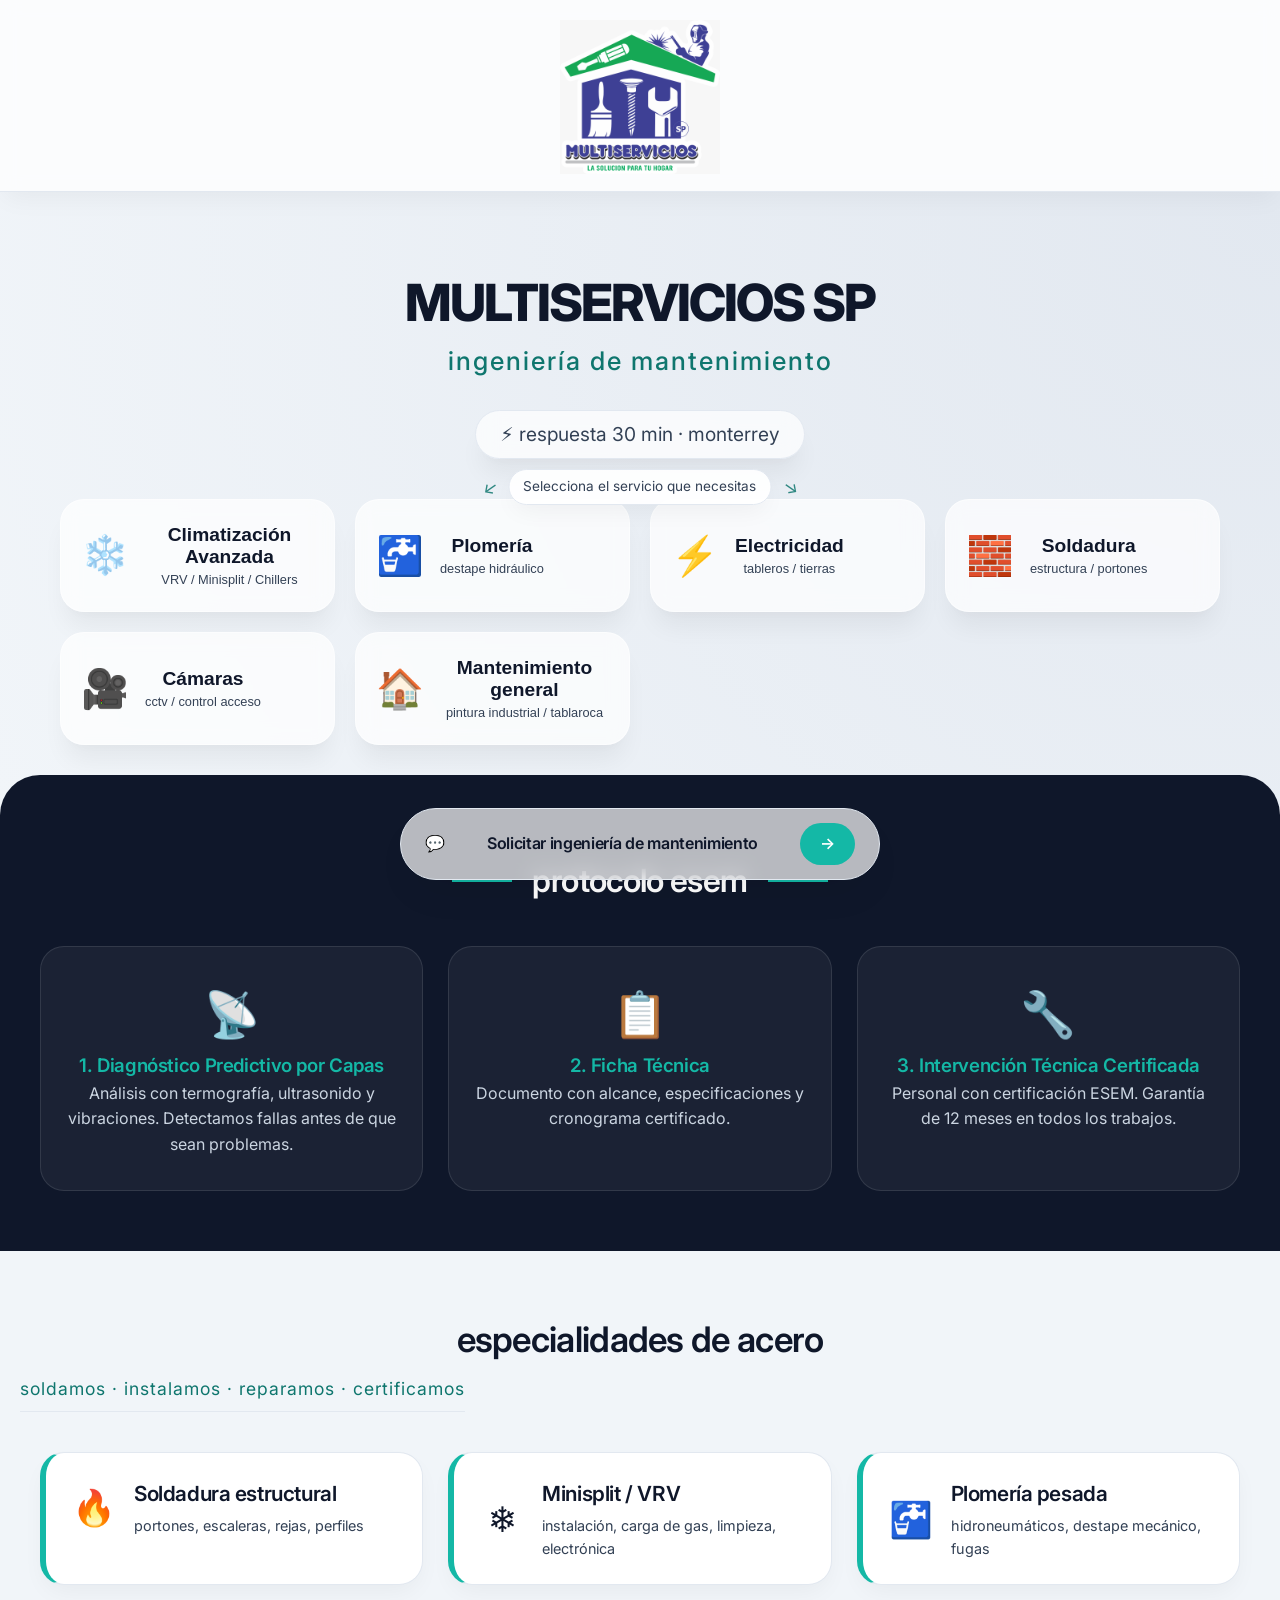
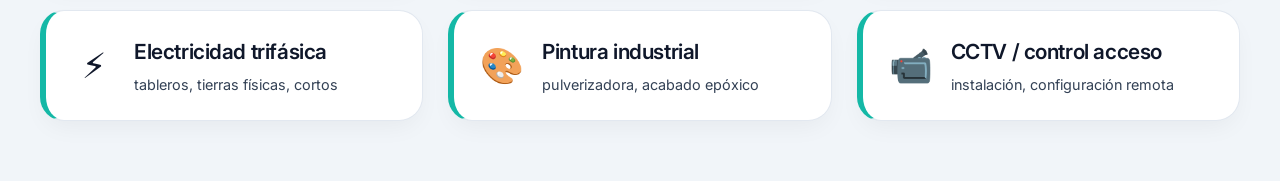
<file: index.html>
<!DOCTYPE html>
<html lang="es">
<head>
  <meta charset="UTF-8">
  <meta name="viewport" content="width=device-width, initial-scale=1.0, maximum-scale=1.0, user-scalable=yes">
  <title>Multiservicios SP · ingeniería de mantenimiento</title>
  <link rel="preconnect" href="https://fonts.googleapis.com">
  <link rel="preconnect" href="https://fonts.gstatic.com" crossorigin>
  <link href="https://fonts.googleapis.com/css2?family=Inter:opsz,wght@14..32,300;14..32,500;14..32,600;14..32,700&display=swap" rel="stylesheet">
  <link rel="stylesheet" href="https://cdnjs.cloudflare.com/ajax/libs/font-awesome/6.4.0/css/all.min.css">
  <link rel="stylesheet" href="assets/css/global.css">
  <link rel="stylesheet" href="assets/css/index.css">
</head>
<body>
  <header class="header">
    <img src="assets/img/logo-multiservicios-sp.png" alt="Multiservicios SP" class="logo" onerror="this.style.display='none'; this.nextElementSibling.style.display='inline';" />
    <span style="display:none; font-size:2rem; color:var(--accent-light);">⚙️SP</span>
  </header>

  <section class="hero">
    <h1>MULTISERVICIOS SP<br><span>ingeniería de mantenimiento</span></h1>
    <div class="hero-pill-wrap">
      <p>⚡ respuesta 30 min · monterrey</p>
      <div class="hero-guide">Selecciona el servicio que necesitas</div>
    </div>
    <div class="services-grid">
      <button class="service-btn" onclick="openModal('climatizacion')"><span class="service-icon">❄️</span><div>Climatización Avanzada <small>VRV / Minisplit / Chillers</small></div></button>
      <button class="service-btn" onclick="openModal('plomeria')"><span class="service-icon">🚰</span><div>Plomería <small>destape hidráulico</small></div></button>
      <button class="service-btn" onclick="openModal('electricidad')"><span class="service-icon">⚡</span><div>Electricidad <small>tableros / tierras</small></div></button>
      <button class="service-btn" onclick="openModal('soldadura')"><span class="service-icon">🧱</span><div>Soldadura <small>estructura / portones</small></div></button>
      <button class="service-btn" onclick="openModal('camaras')"><span class="service-icon">🎥</span><div>Cámaras <small>cctv / control acceso</small></div></button>
      <button class="service-btn" onclick="openModal('general')"><span class="service-icon">🏠</span><div>Mantenimiento general <small>pintura industrial / tablaroca</small></div></button>
    </div>
  </section>

  <!-- PROTOCOLO ESEM (Sección movida para mayor autoridad) -->
  <section class="trust-section">
    <h2 class="trust-title">protocolo esem</h2>
    <div class="protocol-grid">
      <div class="protocol-step" onclick="openModal('general')">
        <span class="step-icon">📡</span>
        <h3>1. Diagnóstico Predictivo por Capas</h3>
        <p>Análisis con termografía, ultrasonido y vibraciones. Detectamos fallas antes de que sean problemas.</p>
      </div>
      <div class="protocol-step" onclick="openModal('general')">
        <span class="step-icon">📋</span>
        <h3>2. Ficha Técnica</h3>
        <p>Documento con alcance, especificaciones y cronograma certificado.</p>
      </div>
      <div class="protocol-step" onclick="openModal('general')">
        <span class="step-icon">🔧</span>
        <h3>3. Intervención Técnica Certificada</h3>
        <p>Personal con certificación ESEM. Garantía de 12 meses en todos los trabajos.</p>
      </div>
    </div>
  </section>

  <section class="services-detail">
    <h2 class="section-title">especialidades de acero</h2>
    <div class="section-subtitle">soldamos · instalamos · reparamos · certificamos</div>
    
    <div class="services-list">
      <div class="service-card" id="card-soldadura" onclick="toggleCard('card-soldadura')">
        <div class="card-header">
          <span class="service-item-icon">🔥</span>
          <div>
            <h3>Soldadura estructural</h3>
            <p>portones, escaleras, rejas, perfiles</p>
          </div>
        </div>
        <div class="technical-layer" onclick="event.stopPropagation()">
          <div>
            <span class="subservice-chip">TIG / MIG</span>
            <span class="subservice-chip">Acero inoxidable</span>
            <span class="subservice-chip">Herrería residencial</span>
            <button class="card-cta" onclick="openModal('soldadura'); event.stopPropagation();">
              <i class="fa-regular fa-clipboard"></i> COTIZAR SOLDADURA
            </button>
          </div>
        </div>
      </div>

      <div class="service-card" id="card-minisplit" onclick="toggleCard('card-minisplit')">
        <div class="card-header">
          <span class="service-item-icon">❄️</span>
          <div>
            <h3>Minisplit / VRV</h3>
            <p>instalación, carga de gas, limpieza, electrónica</p>
          </div>
        </div>
        <div class="technical-layer" onclick="event.stopPropagation()">
          <div>
            <span class="subservice-chip">Instalación</span>
            <span class="subservice-chip">R410A / R32</span>
            <span class="subservice-chip">Lavado químico</span>
            <span class="subservice-chip">Reparación de tarjetas</span>
            <button class="card-cta" onclick="openModal('climatizacion'); event.stopPropagation();">
              <i class="fa-regular fa-snowflake"></i> DIAGNOSTICAR CLIMA
            </button>
          </div>
        </div>
      </div>

      <div class="service-card" id="card-plomeria" onclick="toggleCard('card-plomeria')">
        <div class="card-header">
          <span class="service-item-icon">🚰</span>
          <div>
            <h3>Plomería pesada</h3>
            <p>hidroneumáticos, destape mecánico, fugas</p>
          </div>
        </div>
        <div class="technical-layer" onclick="event.stopPropagation()">
          <div>
            <span class="subservice-chip">Destape con máquina</span>
            <span class="subservice-chip">Fugas ocultas</span>
            <span class="subservice-chip">Bombas hidroneumáticas</span>
            <button class="card-cta" onclick="openModal('plomeria'); event.stopPropagation();">
              <i class="fa-regular fa-faucet-drip"></i> REVISAR PLOMERÍA
            </button>
          </div>
        </div>
      </div>

      <div class="service-card" id="card-electrica" onclick="toggleCard('card-electrica')">
        <div class="card-header">
          <span class="service-item-icon">⚡</span>
          <div>
            <h3>Electricidad trifásica</h3>
            <p>tableros, tierras físicas, cortos</p>
          </div>
        </div>
        <div class="technical-layer" onclick="event.stopPropagation()">
          <div>
            <span class="subservice-chip">Tableros generales</span>
            <span class="subservice-chip">Tierras físicas</span>
            <span class="subservice-chip">Análisis termográfico</span>
            <button class="card-cta" onclick="openModal('electricidad'); event.stopPropagation();">
              <i class="fa-regular fa-bolt"></i> DIAGNOSTICAR ELECTRICIDAD
            </button>
          </div>
        </div>
      </div>

      <div class="service-card" id="card-pintura" onclick="toggleCard('card-pintura')">
        <div class="card-header">
          <span class="service-item-icon">🎨</span>
          <div>
            <h3>Pintura industrial</h3>
            <p>pulverizadora, acabado epóxico</p>
          </div>
        </div>
        <div class="technical-layer" onclick="event.stopPropagation()">
          <div>
            <span class="subservice-chip">Airless</span>
            <span class="subservice-chip">Epóxico / Esmalte</span>
            <span class="subservice-chip">Texturizados</span>
            <button class="card-cta" onclick="openModal('general'); event.stopPropagation();">
              <i class="fa-regular fa-paint-roller"></i> COTIZAR PINTURA
            </button>
          </div>
        </div>
      </div>

      <div class="service-card" id="card-cctv" onclick="toggleCard('card-cctv')">
        <div class="card-header">
          <span class="service-item-icon">📹</span>
          <div>
            <h3>CCTV / control acceso</h3>
            <p>instalación, configuración remota</p>
          </div>
        </div>
        <div class="technical-layer" onclick="event.stopPropagation()">
          <div>
            <span class="subservice-chip">Cámaras IP</span>
            <span class="subservice-chip">NVR / DVR</span>
            <span class="subservice-chip">Control de acceso</span>
            <button class="card-cta" onclick="openModal('camaras'); event.stopPropagation();">
              <i class="fa-regular fa-video"></i> INSTALAR CCTV
            </button>
          </div>
        </div>
      </div>
    </div>
  </section>

  <div id="diagnosticModal" class="modal-overlay" onclick="closeModal(event)">
    <div class="modal-content" onclick="event.stopPropagation()">
      <span class="close-modal" onclick="closeModal()">&times;</span>
      <h2 class="modal-title"><span id="modalIcon">🔧</span><span id="modalServiceName">servicio</span></h2>
      
      <div id="questionsContainer"></div>
      
      <div class="modal-nav" id="modalNav">
        <button class="nav-btn" id="prevBtn" onclick="previousStep()">
          <i class="fas fa-arrow-left"></i> Anterior
        </button>
        <button class="nav-btn" id="nextBtn" onclick="nextStep()">
          Siguiente <i class="fas fa-arrow-right"></i>
        </button>
      </div>
      
      <button class="whatsapp-btn" id="whatsappBtn" onclick="sendToWhatsApp()" disabled style="display: none;">
        <span>📱</span><span>Conectar ahora con un técnico especializado</span>
      </button>
    </div>
  </div>

  <!-- Sticky CTA estratégico -->
  <div class="sticky-cta" onclick="openModal('general')">
    <span>💬</span>
    <span>Solicitar ingeniería de mantenimiento</span>
    <span>→</span>
  </div>

  <script src="assets/js/app.js"></script>
</body>
</html>
</file>
<file: assets/css/global.css>
:root {
  --brand-primary: #3f43a4;
  --brand-accent: #18a96a;
}

* {
  box-sizing: border-box;
}

html,
body {
  margin: 0;
  padding: 0;
}

img {
  max-width: 100%;
  height: auto;
}
</file>
<file: assets/css/index.css>
* {
      margin: 0;
      padding: 0;
      box-sizing: border-box;
    }

    /* --- MEJORA DE VARIABLES (Paleta Pro) --- */
    :root {
      --bg-primary: #f1f5f9; /* Un gris más técnico */
      --bg-secondary: #ffffff;
      --text-primary: #0f172a; /* Azul noche para autoridad */
      --text-secondary: #334155;
      --accent-light: #0f766e;
      --accent-soft: #14b8a6;
      --accent-dark: #0f172a; /* Consistencia */
      --border-light: #e2e8f0;
      --glass: rgba(255, 255, 255, 0.7);
      --shadow-sm: 0 10px 25px -5px rgba(0,0,0,0.05);
      --shadow-md: 0 20px 40px -15px rgba(0,0,0,0.1);
      --shadow-premium: 0 20px 25px -5px rgba(0, 0, 0, 0.05), 0 10px 10px -5px rgba(0, 0, 0, 0.02);
      --font-display: 'Inter', system-ui, sans-serif;
    }

    body {
      background: var(--bg-primary);
      color: var(--text-primary);
      font-family: var(--font-display);
      font-weight: 400;
      line-height: 1.6;
      overflow-x: hidden;
    }

    h1, h2, h3, .modal-title, .trust-title, .section-title, .protocol-step h3, .sticky-cta {
      font-family: var(--font-display);
      font-weight: 600;
      letter-spacing: -0.02em;
    }

    .header {
      padding: 20px 20px 10px;
      text-align: center;
      background: var(--glass);
      backdrop-filter: blur(10px);
      border-bottom: 1px solid var(--border-light);
      box-shadow: var(--shadow-sm);
      position: relative;
      z-index: 5;
    }

    .logo {
      width: 160px;
      height: auto;
      filter: brightness(1);
      transition: opacity 0.3s;
    }

    /* --- HERO DINÁMICO (Glassmorphism) --- */
    .hero {
      padding: 80px 20px 60px;
      background: radial-gradient(circle at top right, #e2e8f0, var(--bg-primary));
      text-align: center;
      position: relative;
      isolation: isolate;
    }

    .hero h1 {
      font-size: clamp(2rem, 8vw, 3.2rem);
      font-weight: 800;
      line-height: 1.2;
      color: var(--accent-dark);
      letter-spacing: -0.04em;
      margin-bottom: 20px;
    }

    .hero h1 span {
      display: block;
      font-size: 0.5em;
      font-weight: 500;
      letter-spacing: 2px;
      color: var(--accent-light);
      margin-top: 12px;
    }

    /* Guía anclada a la pill */
    .hero-pill-wrap{
      position: relative;
      display: inline-flex;
      align-items: center;
      justify-content: center;
      margin-top: 14px;
    }

    .hero-pill-wrap p {
      font-size: 1.2rem;
      display: inline-flex;
      align-items: center;
      gap: 10px;
      background: var(--glass);
      backdrop-filter: blur(10px);
      padding: 8px 24px;
      border-radius: 60px;
      border: 1px solid var(--border-light);
      box-shadow: var(--shadow-premium);
      color: var(--text-secondary);
      margin: 0;
    }

    .hero-guide{
      position: absolute;
      left: 50%;
      top: calc(100% + 10px);
      transform: translateX(-50%);
      background: rgba(255,255,255,0.92);
      border: 1px solid var(--border-light);
      padding: 6px 14px;
      border-radius: 999px;
      font-size: 0.85rem;
      color: var(--text-secondary);
      box-shadow: var(--shadow-sm);
      white-space: nowrap;
      z-index: 2;
    }

    /* Flechas laterales */
    .hero-guide::before,
    .hero-guide::after{
      content: "↙";
      position: absolute;
      top: 50%;
      transform: translateY(-50%);
      font-size: 1.1rem;
      color: var(--accent-light);
      opacity: 0.85;
      animation: nudge 1.4s ease-in-out infinite;
    }

    .hero-guide::before{
      left: -26px;
      transform: translateY(-50%) rotate(10deg);
    }

    .hero-guide::after{
      content: "↘";
      right: -26px;
      transform: translateY(-50%) rotate(-10deg);
    }

    @keyframes nudge{
      0%,100%{ transform: translateY(-50%) translateX(0); opacity: .65; }
      50%{ transform: translateY(-50%) translateX(4px); opacity: 1; }
    }

    @media (max-width: 600px){
      .hero-guide{ top: calc(100% + 14px); }
    }

    /* --- TARJETAS TIPO BENTO (Servicios Principales) --- */
    .services-grid {
      display: grid;
      grid-template-columns: repeat(auto-fit, minmax(260px, 1fr));
      gap: 20px;
      max-width: 1200px;
      margin: 40px auto 0;
      padding: 0 20px;
    }

    .service-btn {
      background: var(--glass);
      backdrop-filter: blur(10px);
      border: 1px solid rgba(255,255,255,0.5);
      border-radius: 24px;
      padding: 24px 20px;
      color: var(--text-primary);
      font-size: 1.2rem;
      font-weight: 600;
      cursor: pointer;
      transition: all 0.4s cubic-bezier(0.175, 0.885, 0.32, 1.275);
      display: flex;
      align-items: center;
      gap: 16px;
      box-shadow: var(--shadow-premium);
    }

    .service-btn:hover {
      background: white;
      transform: scale(1.03) translateY(-5px);
      border-color: var(--accent-soft);
      box-shadow: var(--shadow-md);
    }

    .service-icon {
      font-size: 2.4rem;
    }

    .service-btn small {
      font-size: 0.8rem;
      font-weight: 400;
      color: var(--text-secondary);
      display: block;
      margin-top: 4px;
    }

    /* --- PROTOCOLO ESEM (Refuerzo de Autoridad) --- */
    .trust-section {
      background: var(--accent-dark);
      color: white;
      border-radius: 40px 40px 0 0;
      margin-top: -30px;
      padding: 80px 20px 60px;
      position: relative;
      z-index: 10;
    }

    .trust-title {
      font-size: 2rem;
      font-weight: 600;
      display: flex;
      align-items: center;
      justify-content: center;
      gap: 20px;
      color: white;
      margin-bottom: 40px;
    }
    .trust-title:before, .trust-title:after {
      content: '';
      height: 2px;
      width: 60px;
      background: var(--accent-soft);
    }

    .protocol-grid {
      display: flex;
      flex-wrap: wrap;
      justify-content: center;
      gap: 25px;
      max-width: 1200px;
      margin: 0 auto;
    }
    .protocol-step {
      background: rgba(255,255,255,0.05);
      border: 1px solid rgba(255,255,255,0.1);
      border-radius: 24px;
      padding: 32px 24px;
      flex: 1 1 260px;
      transition: 0.25s;
      text-align: center;
      cursor: pointer;
    }
    .protocol-step:hover {
      border-color: var(--accent-soft);
      box-shadow: var(--shadow-sm);
      transform: translateY(-4px);
    }
    .step-icon { font-size: 2.8rem; color: var(--accent-soft); }
    .protocol-step h3 { color: var(--accent-soft); font-weight: 600; }
    .protocol-step p { color: #cbd5e1; }

    /* --- ESPECIALIDADES DE ACERO (Detalle Técnico) --- */
    .services-detail {
      padding: 60px 20px;
      background: var(--bg-primary);
    }
    
    .section-title {
      font-size: 2.2rem;
      text-align: center;
      color: var(--text-primary);
      margin-bottom: 0.5rem;
    }
    
    .section-subtitle {
      text-align: center;
      color: var(--accent-light);
      font-size: 1.1rem;
      letter-spacing: 1px;
      margin-bottom: 40px;
      border-bottom: 1px solid var(--border-light);
      display: inline-block;
      padding-bottom: 8px;
      width: auto;
      margin-left: auto;
      margin-right: auto;
    }

    .services-list {
      max-width: 1200px;
      margin: 0 auto;
      display: grid;
      grid-template-columns: repeat(auto-fit, minmax(320px, 1fr));
      gap: 25px;
    }

    .service-card {
      background: var(--bg-secondary);
      border: 1px solid var(--border-light);
      border-left: 6px solid var(--accent-soft);
      border-radius: 24px;
      padding: 0;
      transition: all 0.25s ease;
      box-shadow: var(--shadow-sm);
      overflow: hidden;
      cursor: pointer;
    }
    
    .service-card.expanded {
      box-shadow: var(--shadow-md);
      border-left: 6px solid var(--accent-dark);
    }

    .card-header {
      padding: 24px;
      display: flex;
      align-items: center;
      gap: 16px;
    }
    
    .card-header .service-item-icon {
      font-size: 2.2rem;
      min-width: 48px;
      text-align: center;
    }
    
    .card-header h3 {
      font-size: 1.3rem;
      font-weight: 600;
      color: var(--text-primary);
    }
    
    .card-header p {
      color: var(--text-secondary);
      font-size: 0.9rem;
      margin-top: 4px;
    }

    .technical-layer {
      max-height: 0;
      opacity: 0;
      overflow: hidden;
      transition: max-height 0.4s ease, opacity 0.3s ease;
      padding: 0 24px;
      background: var(--bg-primary);
    }
    
    .service-card.expanded .technical-layer {
      max-height: 300px;
      opacity: 1;
      padding: 0 24px 24px 24px;
    }

    .subservice-chip {
      background: white;
      border: 1px solid var(--border-light);
      border-radius: 40px;
      padding: 0.5rem 1.2rem;
      font-size: 0.9rem;
      color: var(--text-secondary);
      transition: 0.15s;
      display: inline-block;
      margin-right: 8px;
      margin-bottom: 8px;
    }
    
    .subservice-chip:hover {
      background: var(--accent-soft);
      border-color: var(--accent-soft);
      color: white;
    }

    .card-cta {
      background: transparent;
      border: 1px solid var(--accent-soft);
      color: var(--accent-dark);
      padding: 12px 20px;
      border-radius: 40px;
      font-weight: 600;
      font-size: 0.95rem;
      transition: all 0.2s;
      cursor: pointer;
      display: inline-flex;
      align-items: center;
      gap: 10px;
      margin-top: 16px;
      width: 100%;
      justify-content: center;
    }
    
    .card-cta:hover {
      background: var(--accent-soft);
      color: white;
    }

    /* --- MODAL (Manteniendo tu funcionalidad) --- */
    .modal-overlay {
      display: none;
      position: fixed;
      inset: 0;
      background: rgba(0,0,0,0.5);
      backdrop-filter: blur(8px);
      z-index: 3000;
      justify-content: center;
      align-items: center;
      padding: 16px;
    }

    .modal-content {
      background: var(--bg-secondary);
      border-radius: 32px;
      padding: 32px;
      max-width: 680px;
      width: 100%;
      max-height: 85vh;
      overflow-y: auto;
      box-shadow: var(--shadow-md);
      animation: modalFade 0.3s ease;
      position: relative;
    }

    @keyframes modalFade {
      0% { opacity: 0; transform: scale(0.98) translateY(10px); }
      100% { opacity: 1; transform: scale(1) translateY(0); }
    }

    .close-modal {
      position: absolute;
      top: 24px; right: 28px;
      font-size: 2rem;
      color: var(--text-secondary);
      cursor: pointer;
      transition: 0.2s;
      line-height: 1;
    }
    .close-modal:hover { color: var(--accent-dark); }

    .modal-title {
      color: var(--text-primary);
      font-size: 1.8rem;
      font-weight: 600;
      display: flex;
      align-items: center;
      gap: 12px;
      border-bottom: 2px solid var(--border-light);
      padding-bottom: 20px;
      margin-bottom: 24px;
    }

    #modalIcon { font-size: 2.2rem; color: var(--accent-light); }

    .question-block {
      margin-bottom: 28px;
    }

    .question-label {
      font-weight: 600;
      color: var(--text-primary);
      border-left: 4px solid var(--accent-soft);
      padding-left: 16px;
      margin-bottom: 16px;
      font-size: 1.1rem;
    }

    .options-grid {
      display: grid;
      grid-template-columns: repeat(auto-fit, minmax(150px, 1fr));
      gap: 12px;
      margin-top: 12px;
    }

    .option-btn {
      background: var(--bg-primary);
      border: 1px solid var(--border-light);
      border-radius: 40px;
      padding: 14px 12px;
      font-weight: 500;
      transition: all 0.2s;
      color: var(--text-primary);
      cursor: pointer;
      text-align: center;
      font-size: 0.95rem;
    }
    .option-btn:hover {
      border-color: var(--accent-soft);
      background: var(--bg-secondary);
    }
    .option-btn.selected {
      background: var(--accent-soft);
      color: white;
      border-color: var(--accent-soft);
    }

    .input-field {
      background: var(--bg-primary);
      border: 1px solid var(--border-light);
      border-radius: 40px;
      padding: 14px 20px;
      width: 100%;
      font-size: 1rem;
      transition: all 0.2s;
      color: var(--text-primary);
      margin-top: 8px;
    }
    .input-field:focus {
      outline: none;
      border-color: var(--accent-soft);
      background: var(--bg-secondary);
    }

    textarea.input-field {
      border-radius: 24px;
      min-height: 100px;
      resize: vertical;
    }

    .modal-nav {
      display: flex;
      justify-content: space-between;
      margin-top: 24px;
      gap: 12px;
    }

    .nav-btn {
      position: relative;
      background: transparent;
      border: 1px solid var(--border-light);
      color: var(--text-primary);
      padding: 12px 28px;
      border-radius: 40px;
      font-weight: 600;
      cursor: pointer;
      transition: all 0.2s;
      display: flex;
      align-items: center;
      gap: 8px;
      font-size: 0.95rem;
    }
    .nav-btn:hover:not(:disabled) {
      border-color: var(--accent-soft);
      background: var(--bg-primary);
    }
    .nav-btn:disabled {
      opacity: 0.4;
      cursor: not-allowed;
    }

    .next-pointer{
      position: absolute;
      left: -16px;
      top: -18px;
      font-size: 1.15rem;
      color: var(--accent-light);
      opacity: 0.9;
      animation: pointerFloat 1.2s ease-in-out infinite;
      pointer-events: none;
    }

    @keyframes pointerFloat{
      0%,100%{ transform: translate(0,0); opacity:.65; }
      50%{ transform: translate(3px,4px); opacity:1; }
    }

    .whatsapp-btn {
      background: #25D366;
      border: none;
      border-radius: 60px;
      padding: 16px 24px;
      font-size: 1.1rem;
      font-weight: 600;
      transition: 0.2s;
      cursor: pointer;
      color: white;
      width: 100%;
      margin-top: 24px;
      display: flex;
      align-items: center;
      justify-content: center;
      gap: 12px;
      box-shadow: 0 4px 12px rgba(37, 211, 102, 0.3);
    }
    .whatsapp-btn:hover:not(:disabled) {
      background: #128C7E;
      transform: translateY(-2px);
      box-shadow: 0 8px 20px rgba(37, 211, 102, 0.4);
    }
    .whatsapp-btn:disabled {
      opacity: 0.5;
      cursor: not-allowed;
    }

    .photo-suggestion {
      background: #e8f4fd;
      border: 1px solid #b8dff0;
      border-radius: 16px;
      padding: 16px;
      margin: 16px 0;
      display: flex;
      align-items: center;
      gap: 12px;
      color: #0369a1;
    }

    .sticky-cta {
      position: fixed;
      bottom: 20px;
      left: 20px;
      right: 20px;
      max-width: 480px;
      margin: 0 auto;
      background: var(--glass);
      backdrop-filter: blur(10px);
      border: 1px solid var(--border-light);
      border-radius: 60px;
      padding: 14px 24px;
      display: flex;
      align-items: center;
      justify-content: space-between;
      box-shadow: var(--shadow-md);
      z-index: 2000;
      color: var(--text-primary);
      font-weight: 600;
      cursor: pointer;
      transition: 0.25s;
    }
    .sticky-cta:hover {
      transform: scale(1.02);
      border-color: var(--accent-soft);
    }
    .sticky-cta span:last-child {
      background: var(--accent-soft);
      color: white;
      padding: 8px 20px;
      border-radius: 40px;
      font-weight: 600;
    }

    .highlight-step {
      animation: pulseSoft 1.8s ease-out 1;
    }

    @keyframes pulseSoft {
      0% { box-shadow: 0 0 0 0 rgba(20,184,166,0.4); }
      70% { box-shadow: 0 0 0 12px rgba(20,184,166,0); }
      100% { box-shadow: 0 0 0 0 rgba(20,184,166,0); }
    }

    @media (max-width: 600px) {
      .modal-content { padding: 24px; }
      .options-grid { grid-template-columns: 1fr; }
      .sticky-cta { padding: 10px 16px; }
      .sticky-cta span:last-child { padding: 6px 16px; }
      .service-card .card-header { flex-direction: column; text-align: center; }
    }

    .modal-content::-webkit-scrollbar {
      width: 8px;
    }
    .modal-content::-webkit-scrollbar-track {
      background: var(--bg-primary);
      border-radius: 8px;
    }
    .modal-content::-webkit-scrollbar-thumb {
      background: var(--accent-soft);
      border-radius: 8px;
    }

    .availability-dates {
      display: grid;
      grid-template-columns: repeat(auto-fit, minmax(110px, 1fr));
      gap: 10px;
      margin-bottom: 14px;
    }

    .availability-date-btn {
      border: 1px solid var(--border-light);
      background: #fff;
      color: var(--text-primary);
      border-radius: 12px;
      padding: 10px 8px;
      cursor: pointer;
      font-weight: 600;
      display: flex;
      flex-direction: column;
      gap: 4px;
      transition: transform 0.15s ease, border-color 0.15s ease;
    }

    .availability-date-btn small {
      font-size: 0.75rem;
      color: var(--text-secondary);
      font-weight: 500;
    }

    .availability-date-btn:hover {
      transform: translateY(-1px);
      border-color: var(--accent-soft);
    }

    .availability-date-btn.is-active {
      border-color: var(--accent-soft);
      background: #e9fffb;
    }

    .availability-slots {
      display: grid;
      grid-template-columns: repeat(auto-fit, minmax(120px, 1fr));
      gap: 8px;
    }

    .availability-slot-btn {
      border: 1px solid var(--border-light);
      background: #fff;
      color: var(--text-primary);
      border-radius: 12px;
      padding: 10px 8px;
      cursor: pointer;
      display: flex;
      flex-direction: column;
      align-items: flex-start;
      gap: 2px;
      transition: transform 0.15s ease, border-color 0.15s ease;
    }

    .availability-slot-btn:hover {
      transform: translateY(-1px);
      border-color: var(--accent-soft);
    }

    .availability-slot-btn.is-selected {
      border-color: var(--accent-soft);
      background: #e9fffb;
      box-shadow: 0 8px 20px -12px rgba(15, 118, 110, 0.5);
    }

    .availability-slot-btn small {
      color: var(--text-secondary);
      font-size: 0.78rem;
    }

    .availability-empty {
      border: 1px dashed var(--border-light);
      border-radius: 12px;
      padding: 12px;
      color: var(--text-secondary);
      font-size: 0.9rem;
      background: #fff;
    }
</file>
